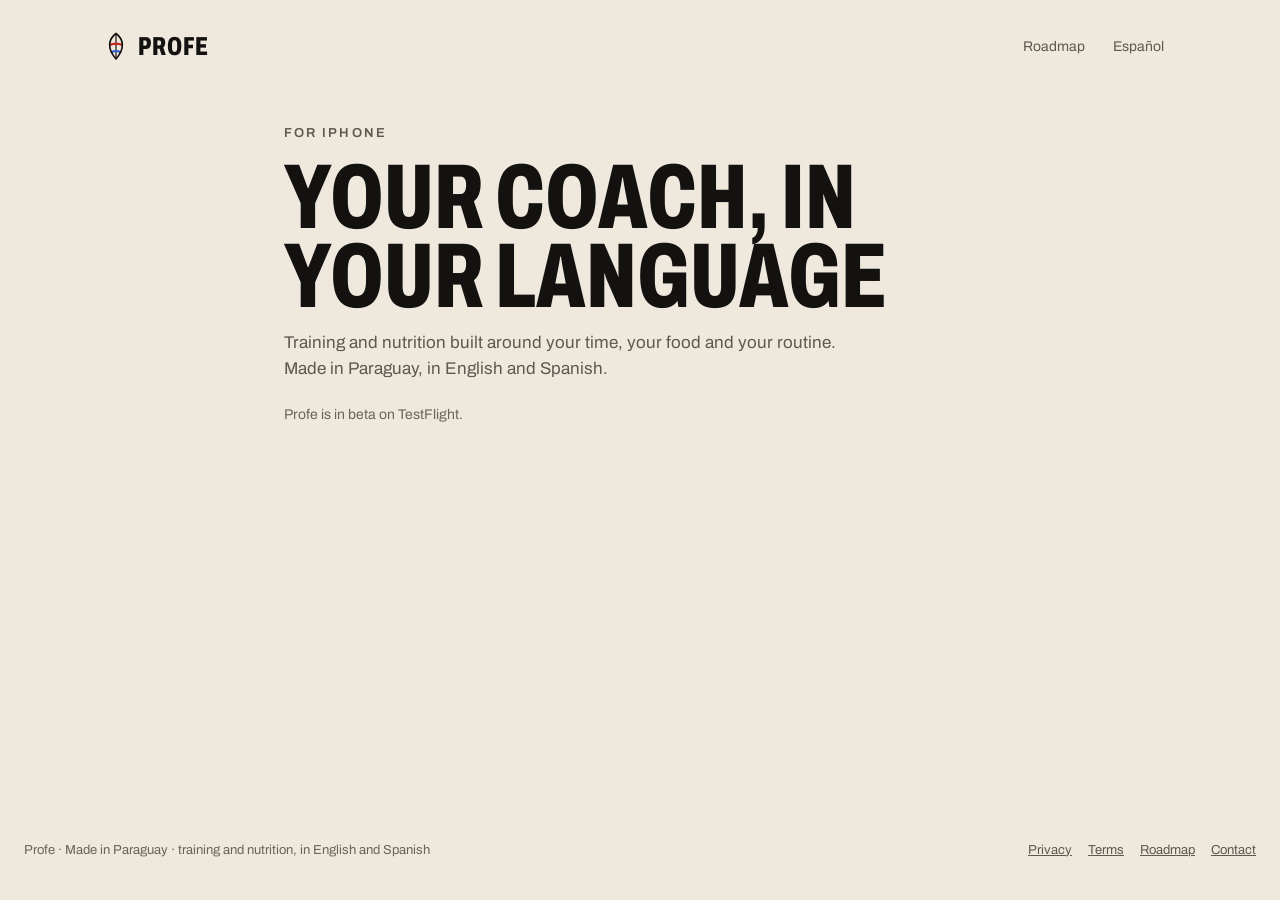
<file: index.html>
<!doctype html>
<html lang="en">
<head>
<meta charset="utf-8">
<meta name="viewport" content="width=device-width, initial-scale=1">
<title>Profe</title>
<link rel="preconnect" href="https://fonts.googleapis.com"><link rel="preconnect" href="https://fonts.gstatic.com" crossorigin>
<link href="https://fonts.googleapis.com/css2?family=Archivo:wdth,wght@62..125,300..900&display=swap" rel="stylesheet">
<link rel="stylesheet" href="site.css">
</head>
<body>
<header class="top wrap">
  <a class="brand" href="index.html"><svg class="logo" viewBox="0 0 100 120" aria-hidden="true"><defs><clipPath id="lc"><path d="M50 6 C80 28 90 66 50 112 C10 66 20 28 50 6Z"/></clipPath></defs><g clip-path="url(#lc)" fill="none"><path d="M50 112 L50 0" stroke="var(--ink)" stroke-width="5"/><circle cx="50" cy="112" r="34" stroke="var(--azul)" stroke-width="9"/><circle cx="50" cy="112" r="64" stroke="var(--rojo)" stroke-width="9"/></g><path d="M50 6 C80 28 90 66 50 112 C10 66 20 28 50 6Z" fill="none" stroke="var(--ink)" stroke-width="7" stroke-linejoin="round"/></svg><span>PROFE</span></a>
  <nav aria-label="Site"><a href="roadmap.html">Roadmap</a><a href="index-es.html" hreflang="es">Español</a></nav>
</header>
<section class="hero wrap narrow"><span class="kicker">For iPhone</span><h1>YOUR COACH, IN YOUR LANGUAGE</h1><p class="lead">Training and nutrition built around your time, your food and your routine. Made in Paraguay, in English and Spanish.</p><p class="note">Profe is in beta on TestFlight.</p></section>
<footer class="foot wrap"><span>Profe · Made in Paraguay · training and nutrition, in English and Spanish</span><span class="links"><a href="privacy.html">Privacy</a><a href="https://www.apple.com/legal/internet-services/itunes/dev/stdeula/">Terms</a><a href="roadmap.html">Roadmap</a><a href="mailto:formapy.fitness@gmail.com">Contact</a></span></footer>
</body>
</html>
</file>
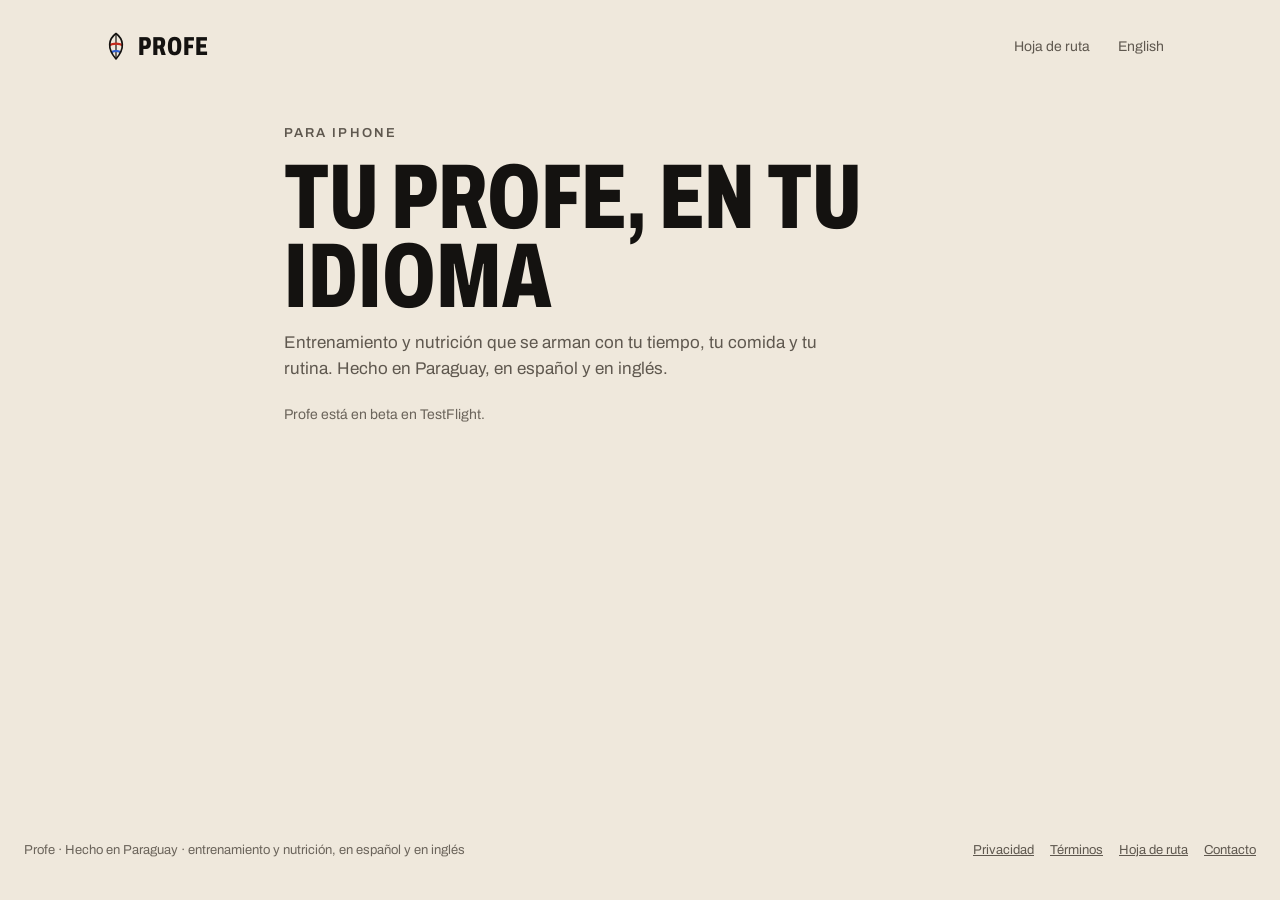
<file: index-es.html>
<!doctype html>
<html lang="es">
<head>
<meta charset="utf-8">
<meta name="viewport" content="width=device-width, initial-scale=1">
<title>Profe</title>
<link rel="preconnect" href="https://fonts.googleapis.com"><link rel="preconnect" href="https://fonts.gstatic.com" crossorigin>
<link href="https://fonts.googleapis.com/css2?family=Archivo:wdth,wght@62..125,300..900&display=swap" rel="stylesheet">
<link rel="stylesheet" href="site.css">
</head>
<body>
<header class="top wrap">
  <a class="brand" href="index-es.html"><svg class="logo" viewBox="0 0 100 120" aria-hidden="true"><defs><clipPath id="lc"><path d="M50 6 C80 28 90 66 50 112 C10 66 20 28 50 6Z"/></clipPath></defs><g clip-path="url(#lc)" fill="none"><path d="M50 112 L50 0" stroke="var(--ink)" stroke-width="5"/><circle cx="50" cy="112" r="34" stroke="var(--azul)" stroke-width="9"/><circle cx="50" cy="112" r="64" stroke="var(--rojo)" stroke-width="9"/></g><path d="M50 6 C80 28 90 66 50 112 C10 66 20 28 50 6Z" fill="none" stroke="var(--ink)" stroke-width="7" stroke-linejoin="round"/></svg><span>PROFE</span></a>
  <nav aria-label="Site"><a href="roadmap-es.html">Hoja de ruta</a><a href="index.html" hreflang="en">English</a></nav>
</header>
<section class="hero wrap narrow"><span class="kicker">Para iPhone</span><h1>TU PROFE, EN TU IDIOMA</h1><p class="lead">Entrenamiento y nutrición que se arman con tu tiempo, tu comida y tu rutina. Hecho en Paraguay, en español y en inglés.</p><p class="note">Profe está en beta en TestFlight.</p></section>
<footer class="foot wrap"><span>Profe · Hecho en Paraguay · entrenamiento y nutrición, en español y en inglés</span><span class="links"><a href="privacy-es.html">Privacidad</a><a href="https://www.apple.com/legal/internet-services/itunes/dev/stdeula/">Términos</a><a href="roadmap-es.html">Hoja de ruta</a><a href="mailto:formapy.fitness@gmail.com">Contacto</a></span></footer>
</body>
</html>
</file>
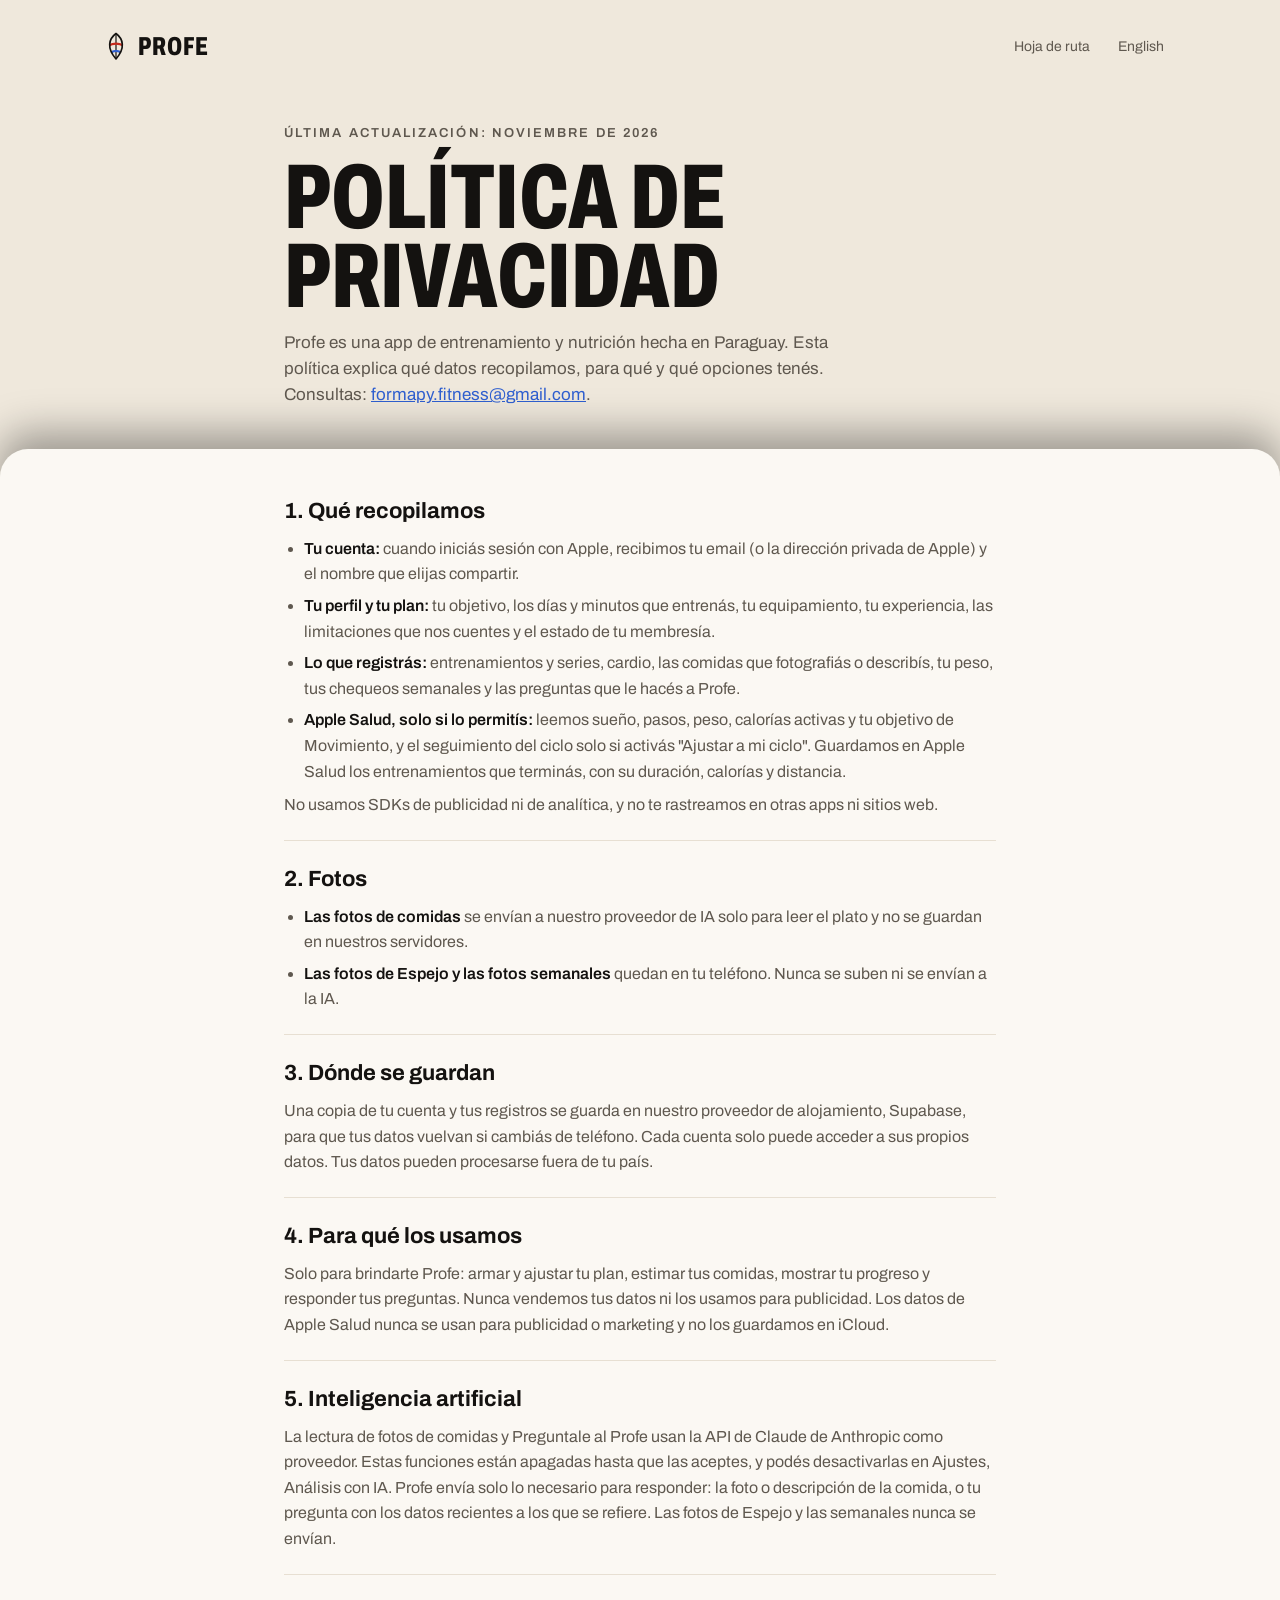
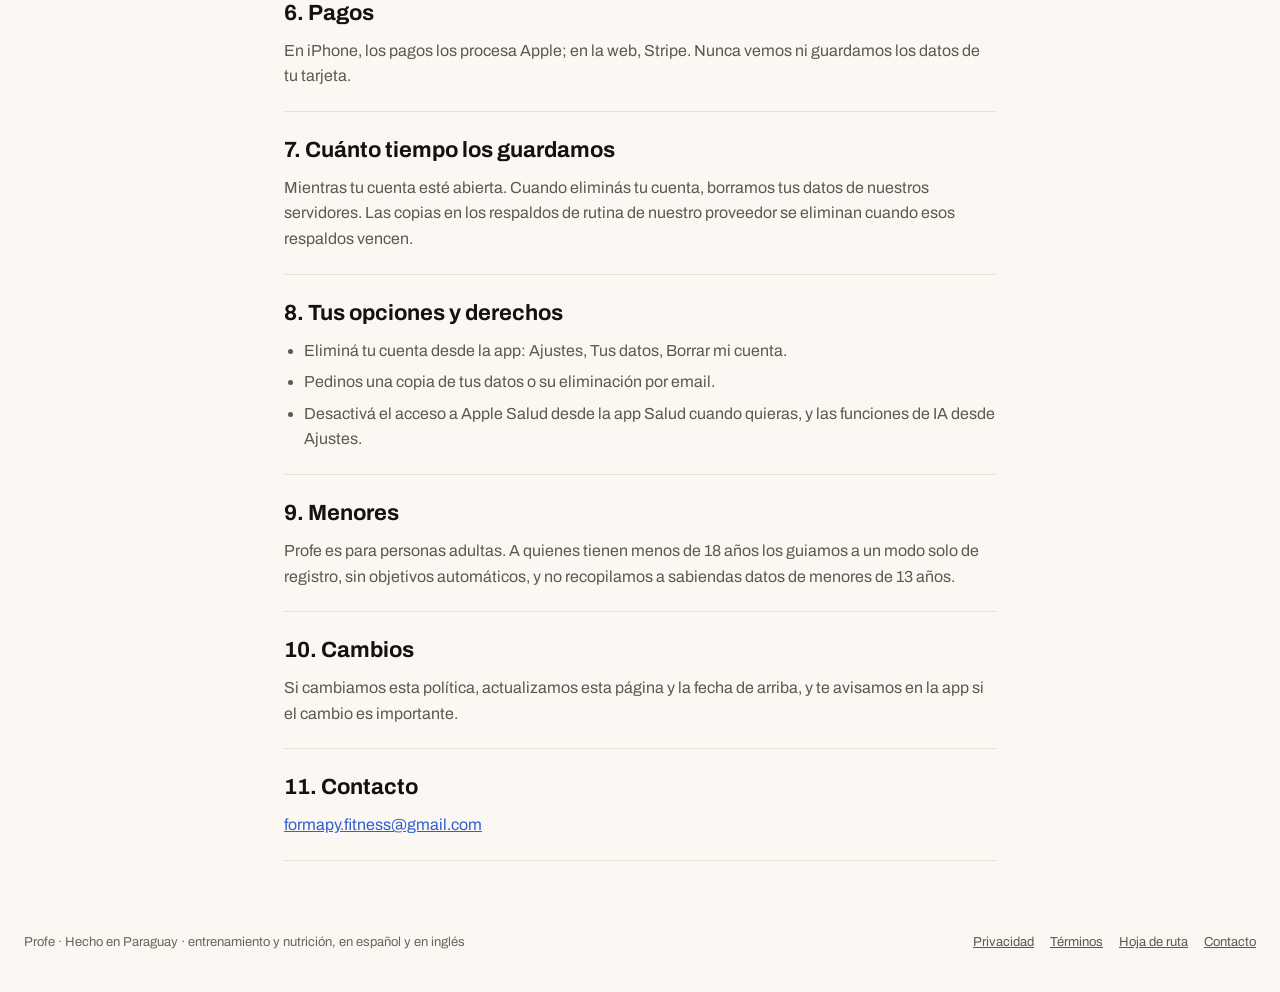
<file: privacy-es.html>
<!doctype html>
<html lang="es">
<head>
<meta charset="utf-8">
<meta name="viewport" content="width=device-width, initial-scale=1">
<title>Profe privacidad</title>
<link rel="preconnect" href="https://fonts.googleapis.com"><link rel="preconnect" href="https://fonts.gstatic.com" crossorigin>
<link href="https://fonts.googleapis.com/css2?family=Archivo:wdth,wght@62..125,300..900&display=swap" rel="stylesheet">
<link rel="stylesheet" href="site.css">
</head>
<body>
<header class="top wrap">
  <a class="brand" href="index-es.html"><svg class="logo" viewBox="0 0 100 120" aria-hidden="true"><defs><clipPath id="lc"><path d="M50 6 C80 28 90 66 50 112 C10 66 20 28 50 6Z"/></clipPath></defs><g clip-path="url(#lc)" fill="none"><path d="M50 112 L50 0" stroke="var(--ink)" stroke-width="5"/><circle cx="50" cy="112" r="34" stroke="var(--azul)" stroke-width="9"/><circle cx="50" cy="112" r="64" stroke="var(--rojo)" stroke-width="9"/></g><path d="M50 6 C80 28 90 66 50 112 C10 66 20 28 50 6Z" fill="none" stroke="var(--ink)" stroke-width="7" stroke-linejoin="round"/></svg><span>PROFE</span></a>
  <nav aria-label="Site"><a href="roadmap-es.html">Hoja de ruta</a><a href="privacy.html" hreflang="en">English</a></nav>
</header>
<section class="hero wrap narrow"><span class="kicker">Última actualización: noviembre de 2026</span><h1>POLÍTICA DE PRIVACIDAD</h1><p class="lead">Profe es una app de entrenamiento y nutrición hecha en Paraguay. Esta política explica qué datos recopilamos, para qué y qué opciones tenés. Consultas: <a href="mailto:formapy.fitness@gmail.com">formapy.fitness@gmail.com</a>.</p></section>
<main class="sheet"><div class="wrap narrow"><section class="clause"><h2>1. Qué recopilamos</h2><ul class="points"><li><strong>Tu cuenta:</strong> cuando iniciás sesión con Apple, recibimos tu email (o la dirección privada de Apple) y el nombre que elijas compartir.</li><li><strong>Tu perfil y tu plan:</strong> tu objetivo, los días y minutos que entrenás, tu equipamiento, tu experiencia, las limitaciones que nos cuentes y el estado de tu membresía.</li><li><strong>Lo que registrás:</strong> entrenamientos y series, cardio, las comidas que fotografiás o describís, tu peso, tus chequeos semanales y las preguntas que le hacés a Profe.</li><li><strong>Apple Salud, solo si lo permitís:</strong> leemos sueño, pasos, peso, calorías activas y tu objetivo de Movimiento, y el seguimiento del ciclo solo si activás "Ajustar a mi ciclo". Guardamos en Apple Salud los entrenamientos que terminás, con su duración, calorías y distancia.</li></ul><p>No usamos SDKs de publicidad ni de analítica, y no te rastreamos en otras apps ni sitios web.</p></section><section class="clause"><h2>2. Fotos</h2><ul class="points"><li><strong>Las fotos de comidas</strong> se envían a nuestro proveedor de IA solo para leer el plato y no se guardan en nuestros servidores.</li><li><strong>Las fotos de Espejo y las fotos semanales</strong> quedan en tu teléfono. Nunca se suben ni se envían a la IA.</li></ul></section><section class="clause"><h2>3. Dónde se guardan</h2><p>Una copia de tu cuenta y tus registros se guarda en nuestro proveedor de alojamiento, Supabase, para que tus datos vuelvan si cambiás de teléfono. Cada cuenta solo puede acceder a sus propios datos. Tus datos pueden procesarse fuera de tu país.</p></section><section class="clause"><h2>4. Para qué los usamos</h2><p>Solo para brindarte Profe: armar y ajustar tu plan, estimar tus comidas, mostrar tu progreso y responder tus preguntas. Nunca vendemos tus datos ni los usamos para publicidad. Los datos de Apple Salud nunca se usan para publicidad o marketing y no los guardamos en iCloud.</p></section><section class="clause"><h2>5. Inteligencia artificial</h2><p>La lectura de fotos de comidas y Preguntale al Profe usan la API de Claude de Anthropic como proveedor. Estas funciones están apagadas hasta que las aceptes, y podés desactivarlas en Ajustes, Análisis con IA. Profe envía solo lo necesario para responder: la foto o descripción de la comida, o tu pregunta con los datos recientes a los que se refiere. Las fotos de Espejo y las semanales nunca se envían.</p></section><section class="clause"><h2>6. Pagos</h2><p>En iPhone, los pagos los procesa Apple; en la web, Stripe. Nunca vemos ni guardamos los datos de tu tarjeta.</p></section><section class="clause"><h2>7. Cuánto tiempo los guardamos</h2><p>Mientras tu cuenta esté abierta. Cuando eliminás tu cuenta, borramos tus datos de nuestros servidores. Las copias en los respaldos de rutina de nuestro proveedor se eliminan cuando esos respaldos vencen.</p></section><section class="clause"><h2>8. Tus opciones y derechos</h2><ul class="points"><li>Eliminá tu cuenta desde la app: Ajustes, Tus datos, Borrar mi cuenta.</li><li>Pedinos una copia de tus datos o su eliminación por email.</li><li>Desactivá el acceso a Apple Salud desde la app Salud cuando quieras, y las funciones de IA desde Ajustes.</li></ul></section><section class="clause"><h2>9. Menores</h2><p>Profe es para personas adultas. A quienes tienen menos de 18 años los guiamos a un modo solo de registro, sin objetivos automáticos, y no recopilamos a sabiendas datos de menores de 13 años.</p></section><section class="clause"><h2>10. Cambios</h2><p>Si cambiamos esta política, actualizamos esta página y la fecha de arriba, y te avisamos en la app si el cambio es importante.</p></section><section class="clause"><h2>11. Contacto</h2><p><a href="mailto:formapy.fitness@gmail.com">formapy.fitness@gmail.com</a></p></section></div></main>
<footer class="foot wrap"><span>Profe · Hecho en Paraguay · entrenamiento y nutrición, en español y en inglés</span><span class="links"><a href="privacy-es.html">Privacidad</a><a href="https://www.apple.com/legal/internet-services/itunes/dev/stdeula/">Términos</a><a href="roadmap-es.html">Hoja de ruta</a><a href="mailto:formapy.fitness@gmail.com">Contacto</a></span></footer>
</body>
</html>
</file>
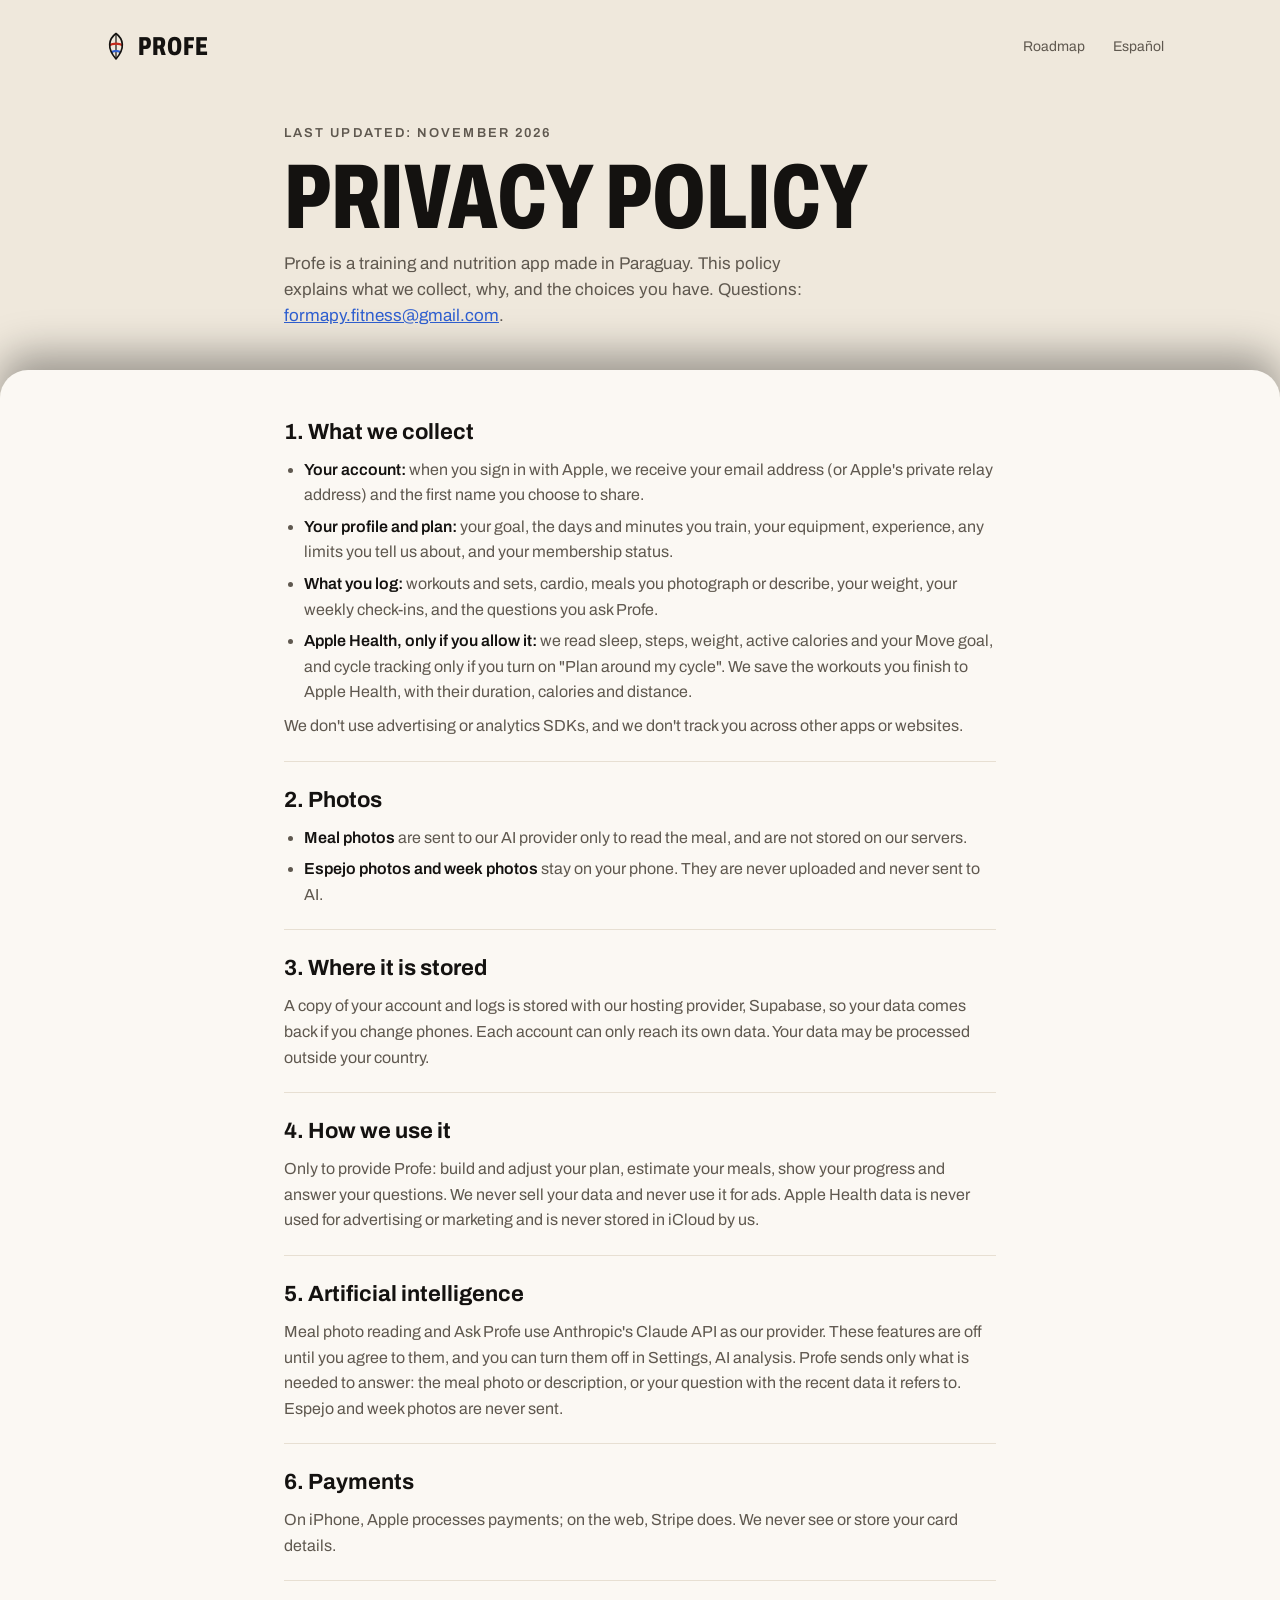
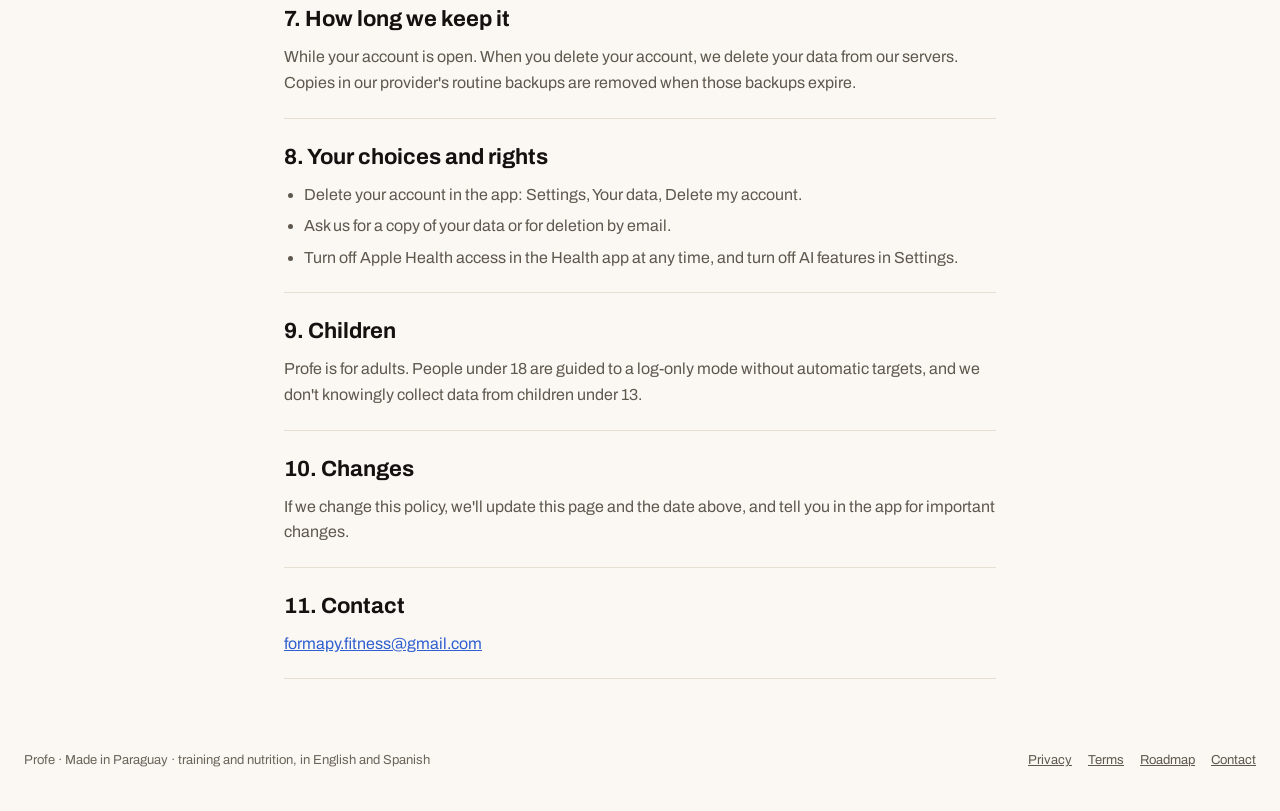
<file: privacy.html>
<!doctype html>
<html lang="en">
<head>
<meta charset="utf-8">
<meta name="viewport" content="width=device-width, initial-scale=1">
<title>Profe privacy</title>
<link rel="preconnect" href="https://fonts.googleapis.com"><link rel="preconnect" href="https://fonts.gstatic.com" crossorigin>
<link href="https://fonts.googleapis.com/css2?family=Archivo:wdth,wght@62..125,300..900&display=swap" rel="stylesheet">
<link rel="stylesheet" href="site.css">
</head>
<body>
<header class="top wrap">
  <a class="brand" href="index.html"><svg class="logo" viewBox="0 0 100 120" aria-hidden="true"><defs><clipPath id="lc"><path d="M50 6 C80 28 90 66 50 112 C10 66 20 28 50 6Z"/></clipPath></defs><g clip-path="url(#lc)" fill="none"><path d="M50 112 L50 0" stroke="var(--ink)" stroke-width="5"/><circle cx="50" cy="112" r="34" stroke="var(--azul)" stroke-width="9"/><circle cx="50" cy="112" r="64" stroke="var(--rojo)" stroke-width="9"/></g><path d="M50 6 C80 28 90 66 50 112 C10 66 20 28 50 6Z" fill="none" stroke="var(--ink)" stroke-width="7" stroke-linejoin="round"/></svg><span>PROFE</span></a>
  <nav aria-label="Site"><a href="roadmap.html">Roadmap</a><a href="privacy-es.html" hreflang="es">Español</a></nav>
</header>
<section class="hero wrap narrow"><span class="kicker">Last updated: November 2026</span><h1>PRIVACY POLICY</h1><p class="lead">Profe is a training and nutrition app made in Paraguay. This policy explains what we collect, why, and the choices you have. Questions: <a href="mailto:formapy.fitness@gmail.com">formapy.fitness@gmail.com</a>.</p></section>
<main class="sheet"><div class="wrap narrow"><section class="clause"><h2>1. What we collect</h2><ul class="points"><li><strong>Your account:</strong> when you sign in with Apple, we receive your email address (or Apple's private relay address) and the first name you choose to share.</li><li><strong>Your profile and plan:</strong> your goal, the days and minutes you train, your equipment, experience, any limits you tell us about, and your membership status.</li><li><strong>What you log:</strong> workouts and sets, cardio, meals you photograph or describe, your weight, your weekly check-ins, and the questions you ask Profe.</li><li><strong>Apple Health, only if you allow it:</strong> we read sleep, steps, weight, active calories and your Move goal, and cycle tracking only if you turn on "Plan around my cycle". We save the workouts you finish to Apple Health, with their duration, calories and distance.</li></ul><p>We don't use advertising or analytics SDKs, and we don't track you across other apps or websites.</p></section><section class="clause"><h2>2. Photos</h2><ul class="points"><li><strong>Meal photos</strong> are sent to our AI provider only to read the meal, and are not stored on our servers.</li><li><strong>Espejo photos and week photos</strong> stay on your phone. They are never uploaded and never sent to AI.</li></ul></section><section class="clause"><h2>3. Where it is stored</h2><p>A copy of your account and logs is stored with our hosting provider, Supabase, so your data comes back if you change phones. Each account can only reach its own data. Your data may be processed outside your country.</p></section><section class="clause"><h2>4. How we use it</h2><p>Only to provide Profe: build and adjust your plan, estimate your meals, show your progress and answer your questions. We never sell your data and never use it for ads. Apple Health data is never used for advertising or marketing and is never stored in iCloud by us.</p></section><section class="clause"><h2>5. Artificial intelligence</h2><p>Meal photo reading and Ask Profe use Anthropic's Claude API as our provider. These features are off until you agree to them, and you can turn them off in Settings, AI analysis. Profe sends only what is needed to answer: the meal photo or description, or your question with the recent data it refers to. Espejo and week photos are never sent.</p></section><section class="clause"><h2>6. Payments</h2><p>On iPhone, Apple processes payments; on the web, Stripe does. We never see or store your card details.</p></section><section class="clause"><h2>7. How long we keep it</h2><p>While your account is open. When you delete your account, we delete your data from our servers. Copies in our provider's routine backups are removed when those backups expire.</p></section><section class="clause"><h2>8. Your choices and rights</h2><ul class="points"><li>Delete your account in the app: Settings, Your data, Delete my account.</li><li>Ask us for a copy of your data or for deletion by email.</li><li>Turn off Apple Health access in the Health app at any time, and turn off AI features in Settings.</li></ul></section><section class="clause"><h2>9. Children</h2><p>Profe is for adults. People under 18 are guided to a log-only mode without automatic targets, and we don't knowingly collect data from children under 13.</p></section><section class="clause"><h2>10. Changes</h2><p>If we change this policy, we'll update this page and the date above, and tell you in the app for important changes.</p></section><section class="clause"><h2>11. Contact</h2><p><a href="mailto:formapy.fitness@gmail.com">formapy.fitness@gmail.com</a></p></section></div></main>
<footer class="foot wrap"><span>Profe · Made in Paraguay · training and nutrition, in English and Spanish</span><span class="links"><a href="privacy.html">Privacy</a><a href="https://www.apple.com/legal/internet-services/itunes/dev/stdeula/">Terms</a><a href="roadmap.html">Roadmap</a><a href="mailto:formapy.fitness@gmail.com">Contact</a></span></footer>
</body>
</html>
</file>
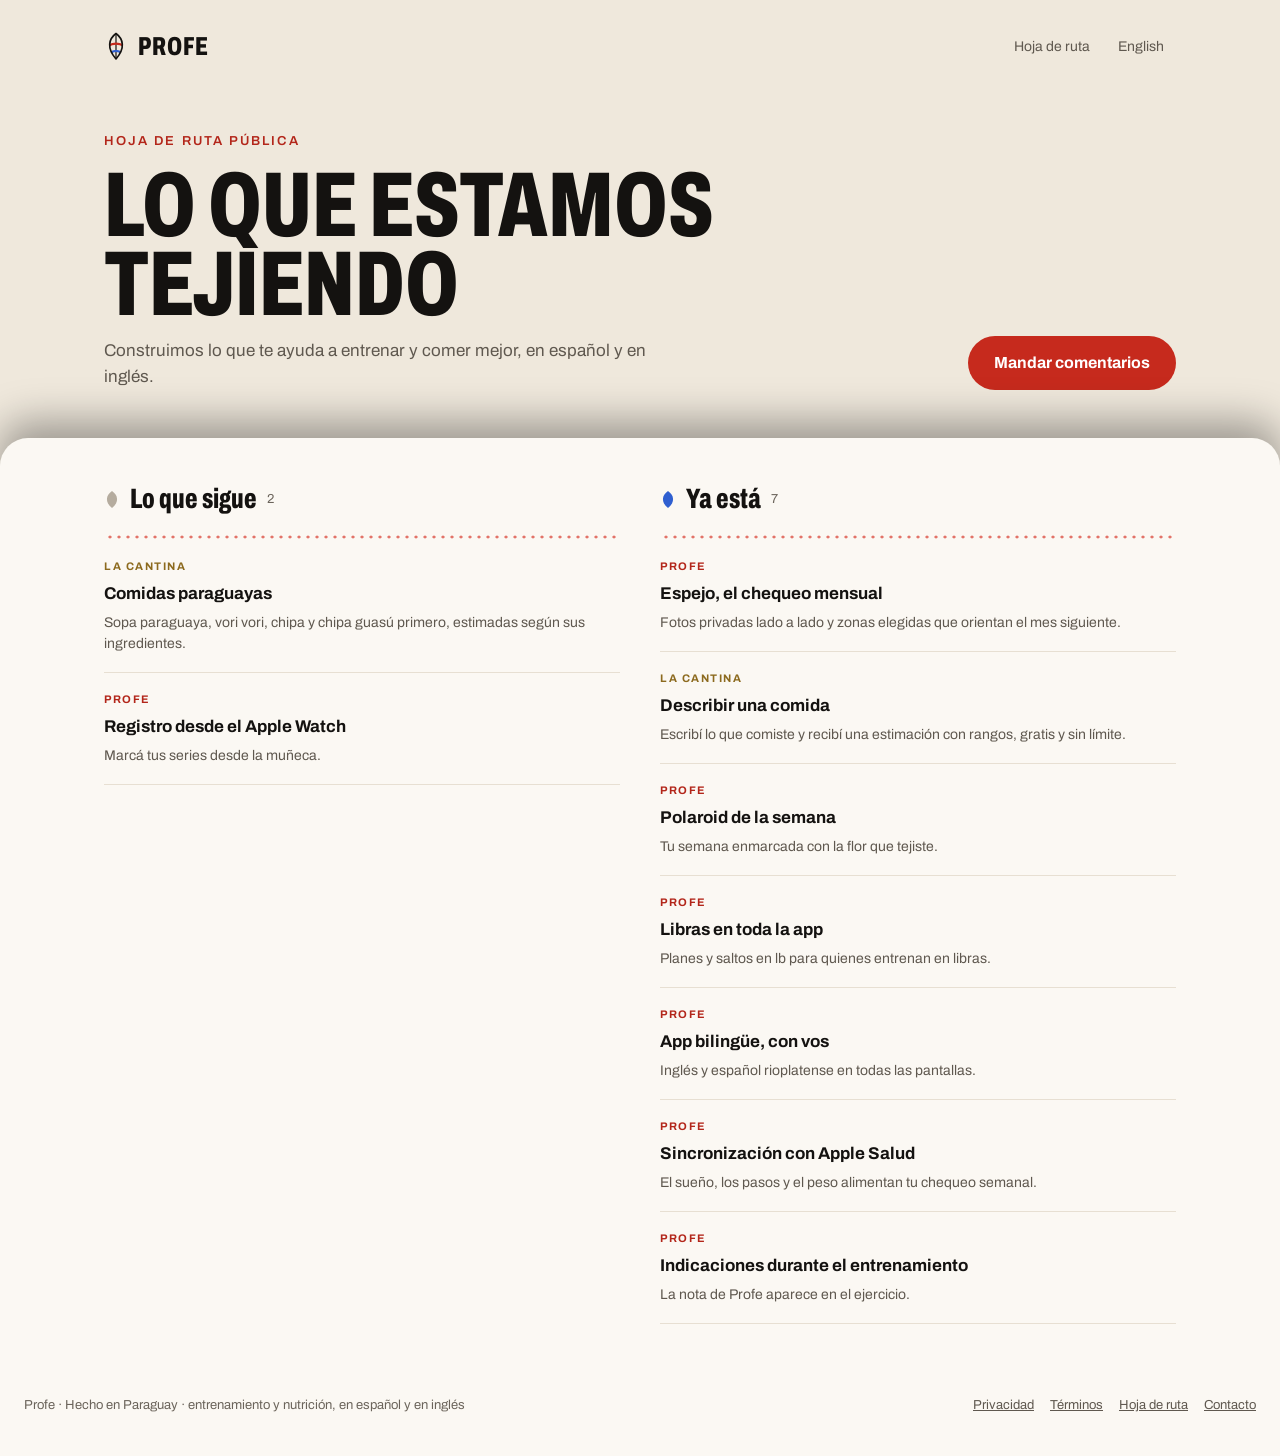
<file: roadmap-es.html>
<!doctype html>
<html lang="es">
<head>
<meta charset="utf-8">
<meta name="viewport" content="width=device-width, initial-scale=1">
<title>Profe hoja de ruta</title>
<link rel="preconnect" href="https://fonts.googleapis.com"><link rel="preconnect" href="https://fonts.gstatic.com" crossorigin>
<link href="https://fonts.googleapis.com/css2?family=Archivo:wdth,wght@62..125,300..900&display=swap" rel="stylesheet">
<link rel="stylesheet" href="site.css">
</head>
<body>
<header class="top wrap">
  <a class="brand" href="index-es.html"><svg class="logo" viewBox="0 0 100 120" aria-hidden="true"><defs><clipPath id="lc"><path d="M50 6 C80 28 90 66 50 112 C10 66 20 28 50 6Z"/></clipPath></defs><g clip-path="url(#lc)" fill="none"><path d="M50 112 L50 0" stroke="var(--ink)" stroke-width="5"/><circle cx="50" cy="112" r="34" stroke="var(--azul)" stroke-width="9"/><circle cx="50" cy="112" r="64" stroke="var(--rojo)" stroke-width="9"/></g><path d="M50 6 C80 28 90 66 50 112 C10 66 20 28 50 6Z" fill="none" stroke="var(--ink)" stroke-width="7" stroke-linejoin="round"/></svg><span>PROFE</span></a>
  <nav aria-label="Site"><a href="roadmap-es.html">Hoja de ruta</a><a href="roadmap.html" hreflang="en">English</a></nav>
</header>
<section class="hero wrap split"><div><span class="kicker red">Hoja de ruta pública</span><h1>LO QUE ESTAMOS TEJIENDO</h1><p class="lead">Construimos lo que te ayuda a entrenar y comer mejor, en español y en inglés.</p></div><a class="primary" href="mailto:formapy.fitness@gmail.com?subject=Profe%20feedback">Mandar comentarios</a></section>
<main class="sheet"><div class="wrap cols"><section class="col"><div class="colhead"><span class="petal outline" aria-hidden="true"></span><h2>Lo que sigue</h2><span class="count">2</span></div><div class="stitch" aria-hidden="true"></div><article><span class="tag gold">La Cantina</span><h3>Comidas paraguayas</h3><p>Sopa paraguaya, vori vori, chipa y chipa guasú primero, estimadas según sus ingredientes.</p></article><article><span class="tag red">Profe</span><h3>Registro desde el Apple Watch</h3><p>Marcá tus series desde la muñeca.</p></article></section><section class="col"><div class="colhead"><span class="petal azul" aria-hidden="true"></span><h2>Ya está</h2><span class="count">7</span></div><div class="stitch" aria-hidden="true"></div><article><span class="tag red">Profe</span><h3>Espejo, el chequeo mensual</h3><p>Fotos privadas lado a lado y zonas elegidas que orientan el mes siguiente.</p></article><article><span class="tag gold">La Cantina</span><h3>Describir una comida</h3><p>Escribí lo que comiste y recibí una estimación con rangos, gratis y sin límite.</p></article><article><span class="tag red">Profe</span><h3>Polaroid de la semana</h3><p>Tu semana enmarcada con la flor que tejiste.</p></article><article><span class="tag red">Profe</span><h3>Libras en toda la app</h3><p>Planes y saltos en lb para quienes entrenan en libras.</p></article><article><span class="tag red">Profe</span><h3>App bilingüe, con vos</h3><p>Inglés y español rioplatense en todas las pantallas.</p></article><article><span class="tag red">Profe</span><h3>Sincronización con Apple Salud</h3><p>El sueño, los pasos y el peso alimentan tu chequeo semanal.</p></article><article><span class="tag red">Profe</span><h3>Indicaciones durante el entrenamiento</h3><p>La nota de Profe aparece en el ejercicio.</p></article></section></div></main>
<footer class="foot wrap"><span>Profe · Hecho en Paraguay · entrenamiento y nutrición, en español y en inglés</span><span class="links"><a href="privacy-es.html">Privacidad</a><a href="https://www.apple.com/legal/internet-services/itunes/dev/stdeula/">Términos</a><a href="roadmap-es.html">Hoja de ruta</a><a href="mailto:formapy.fitness@gmail.com">Contacto</a></span></footer>
</body>
</html>
</file>
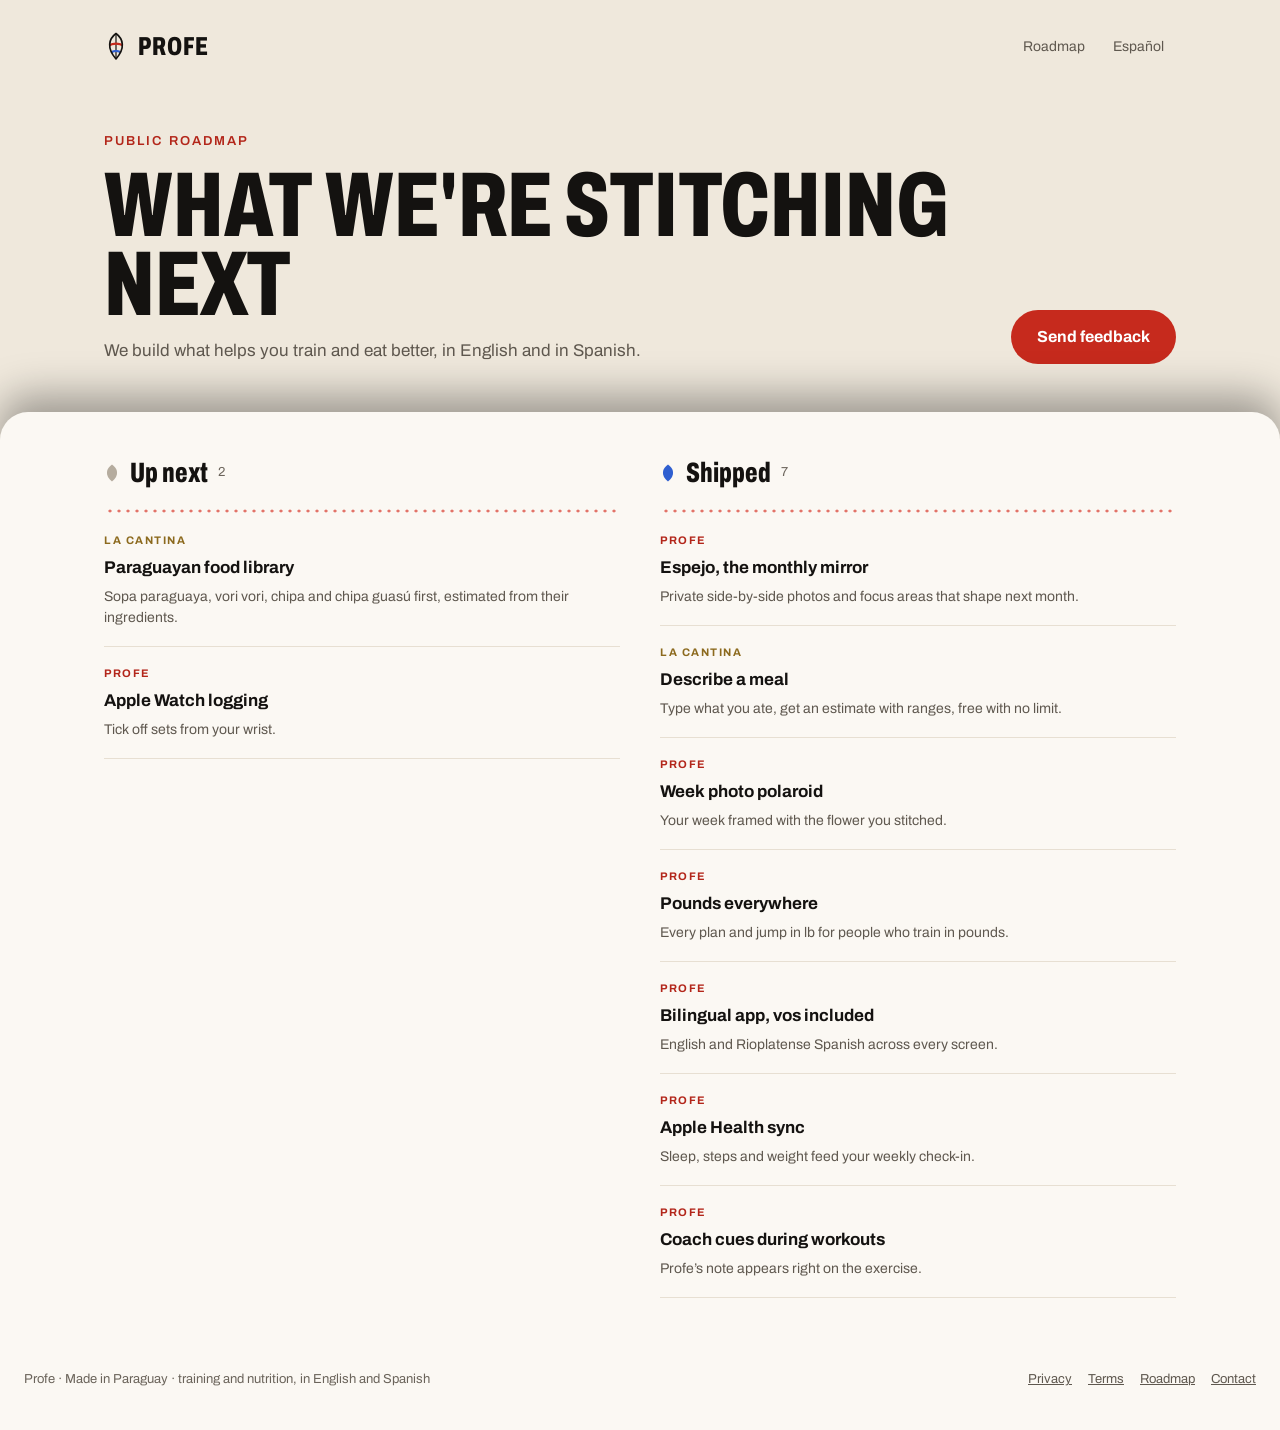
<file: roadmap.html>
<!doctype html>
<html lang="en">
<head>
<meta charset="utf-8">
<meta name="viewport" content="width=device-width, initial-scale=1">
<title>Profe roadmap</title>
<link rel="preconnect" href="https://fonts.googleapis.com"><link rel="preconnect" href="https://fonts.gstatic.com" crossorigin>
<link href="https://fonts.googleapis.com/css2?family=Archivo:wdth,wght@62..125,300..900&display=swap" rel="stylesheet">
<link rel="stylesheet" href="site.css">
</head>
<body>
<header class="top wrap">
  <a class="brand" href="index.html"><svg class="logo" viewBox="0 0 100 120" aria-hidden="true"><defs><clipPath id="lc"><path d="M50 6 C80 28 90 66 50 112 C10 66 20 28 50 6Z"/></clipPath></defs><g clip-path="url(#lc)" fill="none"><path d="M50 112 L50 0" stroke="var(--ink)" stroke-width="5"/><circle cx="50" cy="112" r="34" stroke="var(--azul)" stroke-width="9"/><circle cx="50" cy="112" r="64" stroke="var(--rojo)" stroke-width="9"/></g><path d="M50 6 C80 28 90 66 50 112 C10 66 20 28 50 6Z" fill="none" stroke="var(--ink)" stroke-width="7" stroke-linejoin="round"/></svg><span>PROFE</span></a>
  <nav aria-label="Site"><a href="roadmap.html">Roadmap</a><a href="roadmap-es.html" hreflang="es">Español</a></nav>
</header>
<section class="hero wrap split"><div><span class="kicker red">Public roadmap</span><h1>WHAT WE&#x27;RE STITCHING NEXT</h1><p class="lead">We build what helps you train and eat better, in English and in Spanish.</p></div><a class="primary" href="mailto:formapy.fitness@gmail.com?subject=Profe%20feedback">Send feedback</a></section>
<main class="sheet"><div class="wrap cols"><section class="col"><div class="colhead"><span class="petal outline" aria-hidden="true"></span><h2>Up next</h2><span class="count">2</span></div><div class="stitch" aria-hidden="true"></div><article><span class="tag gold">La Cantina</span><h3>Paraguayan food library</h3><p>Sopa paraguaya, vori vori, chipa and chipa guasú first, estimated from their ingredients.</p></article><article><span class="tag red">Profe</span><h3>Apple Watch logging</h3><p>Tick off sets from your wrist.</p></article></section><section class="col"><div class="colhead"><span class="petal azul" aria-hidden="true"></span><h2>Shipped</h2><span class="count">7</span></div><div class="stitch" aria-hidden="true"></div><article><span class="tag red">Profe</span><h3>Espejo, the monthly mirror</h3><p>Private side-by-side photos and focus areas that shape next month.</p></article><article><span class="tag gold">La Cantina</span><h3>Describe a meal</h3><p>Type what you ate, get an estimate with ranges, free with no limit.</p></article><article><span class="tag red">Profe</span><h3>Week photo polaroid</h3><p>Your week framed with the flower you stitched.</p></article><article><span class="tag red">Profe</span><h3>Pounds everywhere</h3><p>Every plan and jump in lb for people who train in pounds.</p></article><article><span class="tag red">Profe</span><h3>Bilingual app, vos included</h3><p>English and Rioplatense Spanish across every screen.</p></article><article><span class="tag red">Profe</span><h3>Apple Health sync</h3><p>Sleep, steps and weight feed your weekly check-in.</p></article><article><span class="tag red">Profe</span><h3>Coach cues during workouts</h3><p>Profe’s note appears right on the exercise.</p></article></section></div></main>
<footer class="foot wrap"><span>Profe · Made in Paraguay · training and nutrition, in English and Spanish</span><span class="links"><a href="privacy.html">Privacy</a><a href="https://www.apple.com/legal/internet-services/itunes/dev/stdeula/">Terms</a><a href="roadmap.html">Roadmap</a><a href="mailto:formapy.fitness@gmail.com">Contact</a></span></footer>
</body>
</html>
</file>
<file: site.css>
/* Profe website: tokens.json colors, dark by default like the Web, Legal and Roadmap boards, light when the
   visitor's system is light. */
:root {
  color-scheme: dark light;
  --base: #0E0D0C; --sheet: #1C1A17; --ink: #F5F0E8; --muted: #A39C91; --faint: #8A8378;
  --rule: #2E2A25; --outline: #4A443D; --rojo: #C62A1D; --rojoInk: #EC5244; --oro: #D4A23A; --azul: #4C78E6;
  --link: #7B9CF0;
}
@media (prefers-color-scheme: light) {
  :root {
    --base: #EFE8DC; --sheet: #FBF8F3; --ink: #141210; --muted: #5F584F; --faint: #6B645B;
    --rule: #E7DFD2; --outline: #B5AC9E; --rojoInk: #B3261A; --oro: #8C6A1E; --azul: #2F5FD0; --link: #2F5FD0;
  }
}
* { box-sizing: border-box; }
html { -webkit-text-size-adjust: 100%; }
body {
  margin: 0; background: var(--base); color: var(--ink);
  font-family: 'Archivo', 'Helvetica Neue', Arial, sans-serif; line-height: 1.5;
  min-height: 100vh; display: flex; flex-direction: column;
}
a { color: var(--link); }
.wrap { width: 100%; max-width: 1120px; margin: 0 auto; padding-left: 24px; padding-right: 24px; }
.wrap.narrow { max-width: 760px; }

.top { display: flex; flex-wrap: wrap; align-items: center; justify-content: space-between; gap: 8px; padding-top: 24px; }
.brand { display: flex; align-items: center; gap: 10px; min-height: 44px; color: var(--ink); text-decoration: none; }
.brand span { font-size: 26px; font-weight: 800; font-stretch: 68%; letter-spacing: 0.04em; }
.logo { width: 24px; height: 29px; }
nav { display: flex; flex-wrap: wrap; gap: 4px; }
nav a { min-height: 44px; padding: 0 12px; display: flex; align-items: center; color: var(--muted); text-decoration: none; font-size: 14px; }
nav a:hover { color: var(--ink); }

.hero { display: flex; flex-direction: column; gap: 14px; padding-top: 56px; padding-bottom: 40px; }
.hero.split { flex-direction: row; flex-wrap: wrap; align-items: flex-end; justify-content: space-between; gap: 24px; padding-top: 64px; padding-bottom: 48px; }
.hero.split > div { display: flex; flex-direction: column; gap: 14px; flex: 1 1 520px; }
.kicker { font-size: 13px; letter-spacing: 0.16em; text-transform: uppercase; font-weight: 600; color: var(--muted); }
.kicker.red { color: var(--rojoInk); }
h1 { margin: 0; font-size: clamp(48px, 8vw, 92px); line-height: 0.86; font-weight: 800; font-stretch: 68%; overflow-wrap: anywhere; }
.lead { margin: 0; max-width: 560px; font-size: 17px; line-height: 1.55; color: var(--muted); }
.note { margin: 8px 0 0; font-size: 14px; color: var(--faint); }

.primary {
  min-height: 54px; padding: 0 26px; border-radius: 27px; background: var(--rojo); color: #FFFFFF;
  text-decoration: none; display: inline-flex; align-items: center; font-weight: 700; font-size: 16px;
}
.primary:hover { filter: brightness(1.08); }

.sheet { flex: 1; background: var(--sheet); border-radius: 28px 28px 0 0; box-shadow: inset 0 1px 0 rgba(245,240,232,0.12), 0 -16px 40px rgba(0,0,0,0.35); padding: 24px 0 40px; }
.clause { display: flex; flex-direction: column; gap: 8px; padding: 22px 0; border-bottom: 1px solid var(--rule); }
.clause h2 { margin: 0; font-size: 22px; }
.clause p { margin: 0; font-size: 16px; line-height: 1.6; color: var(--muted); }
.clause .points { margin: 0; padding-left: 20px; display: flex; flex-direction: column; gap: 6px; font-size: 16px; line-height: 1.6; color: var(--muted); }
.clause strong { color: var(--ink); font-weight: 600; }

.cols { display: grid; grid-template-columns: repeat(auto-fit, minmax(min(300px, 100%), 1fr)); gap: 40px; padding-top: 16px; }
.colhead { display: flex; align-items: center; gap: 10px; padding-bottom: 14px; }
.colhead h2 { margin: 0; font-size: 28px; font-weight: 800; font-stretch: 68%; }
.count { font-size: 13px; color: var(--faint); }
.petal { width: 16px; height: 19px; display: inline-block; clip-path: path('M8 1 C14 5 15.5 12 8 18 C0.5 12 2 5 8 1Z'); }
.petal.azul { background: var(--azul); }
.petal.outline { background: var(--outline); }
.stitch { height: 6px; background-image: radial-gradient(circle, rgba(213,43,30,0.65) 1.3px, transparent 1.8px); background-size: 9px 6px; background-position: center; }
.col article { display: flex; flex-direction: column; gap: 6px; padding: 18px 0; border-bottom: 1px solid var(--rule); }
.col h3 { margin: 0; font-size: 17px; font-weight: 700; }
.col p { margin: 0; font-size: 14px; line-height: 1.5; color: var(--muted); }
.tag { font-size: 11px; letter-spacing: 0.14em; text-transform: uppercase; font-weight: 700; }
.tag.red { color: var(--rojoInk); }
.tag.gold { color: var(--oro); }

.foot { display: flex; flex-wrap: wrap; justify-content: space-between; gap: 12px; padding-top: 32px; padding-bottom: 40px; font-size: 13px; color: var(--faint); background: var(--sheet); max-width: none; }
.foot .links { display: flex; flex-wrap: wrap; gap: 16px; }
.foot a { color: var(--muted); }
body:not(:has(.sheet)) .foot { background: transparent; margin-top: auto; }
</file>
